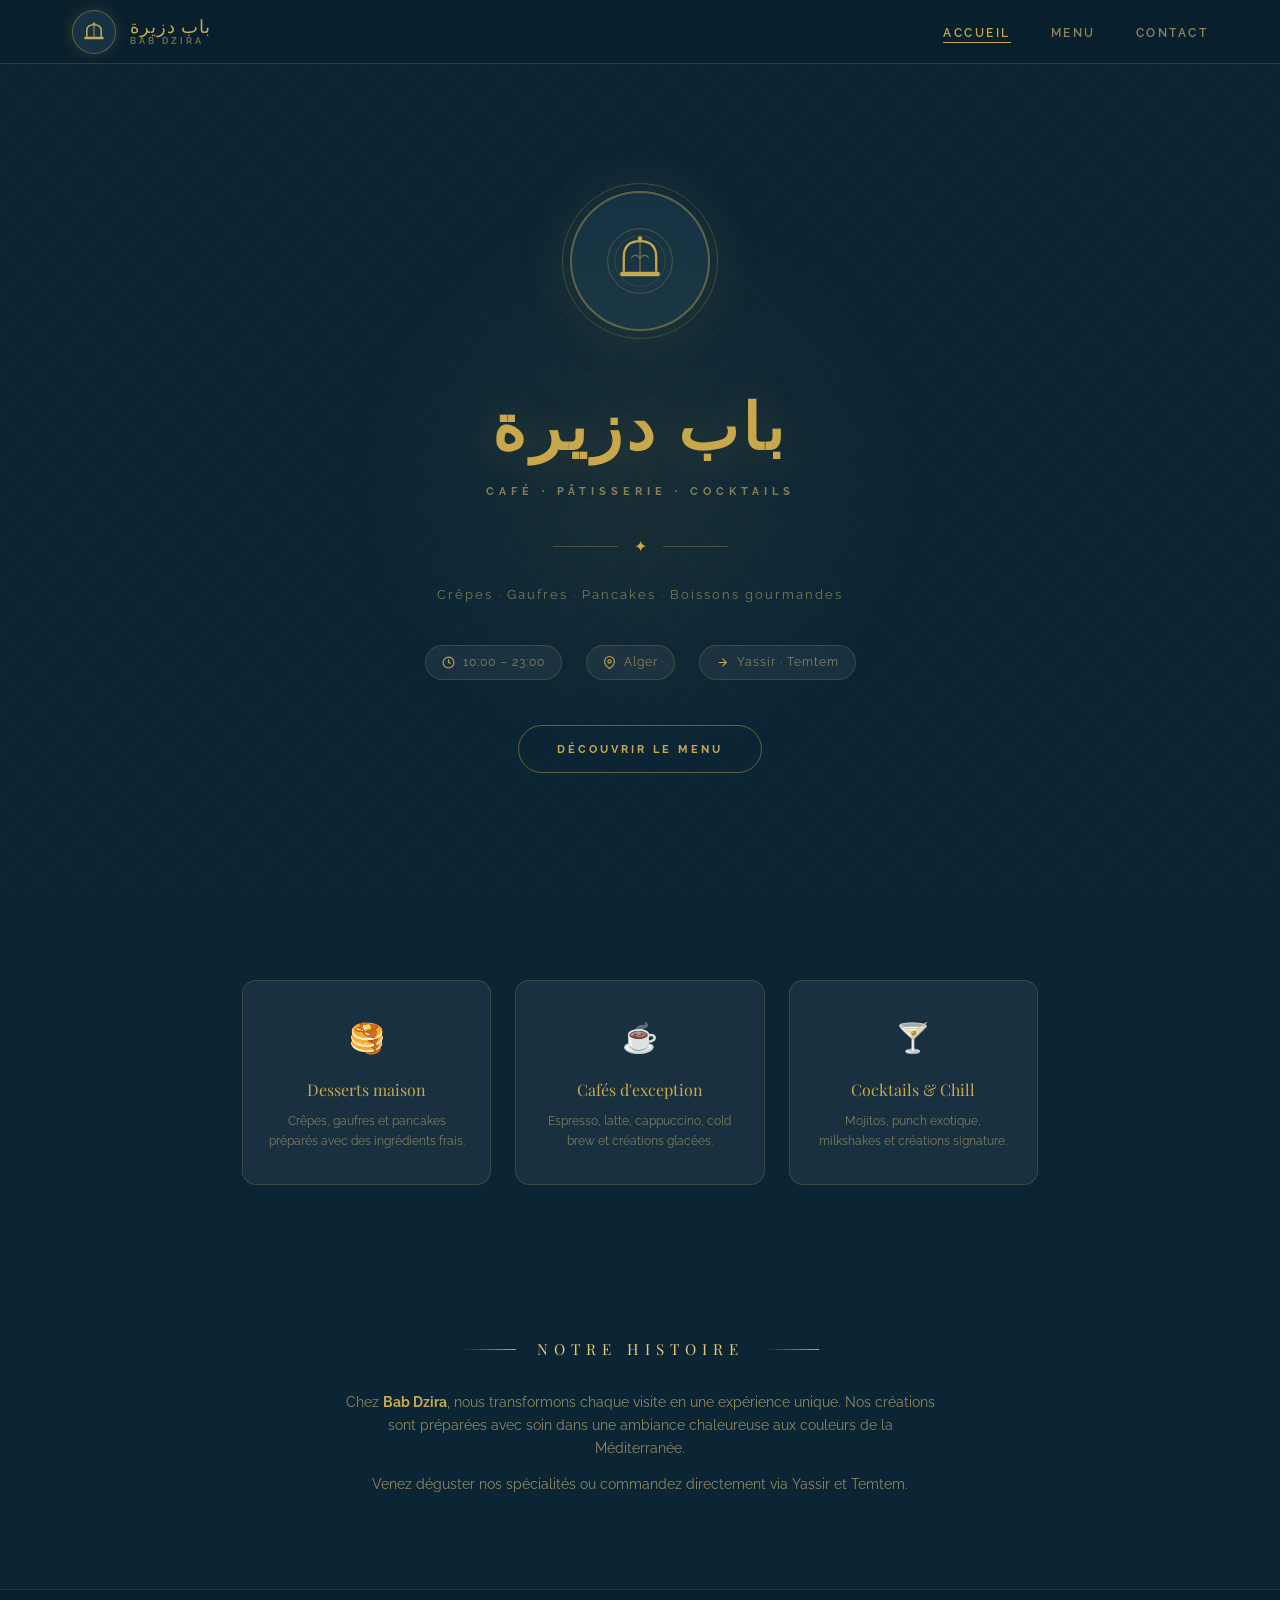
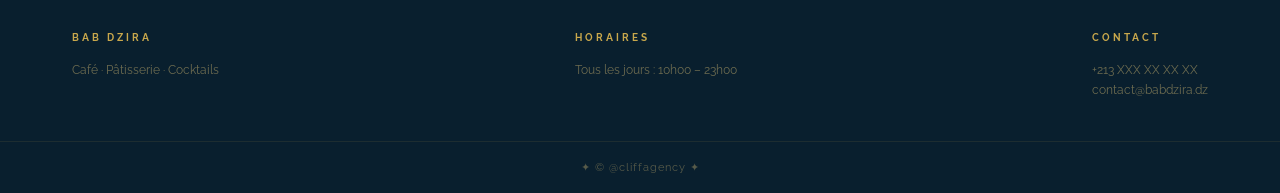
<file: index.html>
<!DOCTYPE html>
<html lang="fr">
<head>
    <meta charset="UTF-8">
    <meta name="viewport" content="width=device-width, initial-scale=1.0">
    <title>Bab Dzira | Café Pâtisserie</title>
    <!-- Fonts loaded here, NOT via @import in CSS -->
    <link rel="preconnect" href="https://fonts.googleapis.com">
    <link rel="preconnect" href="https://fonts.gstatic.com" crossorigin>
    <link href="https://fonts.googleapis.com/css2?family=Playfair+Display:wght@400;600;700&family=Raleway:wght@300;400;500;600;700&display=swap" rel="stylesheet">
    <link rel="stylesheet" href="style.css">
</head>
<body>

<!-- ══ HEADER ══════════════════════════════════════════════ -->
<header>
    <nav>
        <a class="logo" href="index.html">
            <div class="logo-medal">
                <svg viewBox="0 0 40 40" xmlns="http://www.w3.org/2000/svg">
                    <rect x="4" y="28" width="32" height="4" rx="1"/>
                    <path d="M8 28 V18 Q8 8 20 8 Q32 8 32 18 V28" fill="none" stroke="#C9A84C" stroke-width="2.5" stroke-linejoin="round"/>
                    <line x1="20" y1="8" x2="20" y2="28" stroke="#C9A84C" stroke-width="1.5"/>
                    <circle cx="20" cy="6" r="2" fill="#C9A84C"/>
                </svg>
            </div>
            <div class="logo-words">
                <span class="logo-ar">باب دزيرة</span>
                <span class="logo-fr">Bab Dzira</span>
            </div>
        </a>
        <ul class="nav-links">
            <li><a href="index.html" class="active">Accueil</a></li>
            <li><a href="menu.html">Menu</a></li>
            <li><a href="contact.html">Contact</a></li>
        </ul>
        <div class="hamburger"><span></span><span></span><span></span></div>
    </nav>
</header>

<!-- ══ HERO ════════════════════════════════════════════════ -->
<main>
<section class="hero">
    <div class="hero-medal">
        <svg viewBox="0 0 80 80" xmlns="http://www.w3.org/2000/svg">
            <circle cx="40" cy="40" r="36" fill="none" stroke="#C9A84C" stroke-width="1" opacity=".35"/>
            <circle cx="40" cy="40" r="28" fill="none" stroke="#C9A84C" stroke-width="0.8" opacity=".25"/>
            <rect x="18" y="52" width="44" height="5" rx="2" fill="#C9A84C"/>
            <path d="M22 52 V36 Q22 18 40 18 Q58 18 58 36 V52" fill="none" stroke="#C9A84C" stroke-width="2.5" stroke-linejoin="round"/>
            <line x1="40" y1="18" x2="40" y2="52" stroke="#C9A84C" stroke-width="1.5" opacity=".5"/>
            <circle cx="40" cy="15" r="2.5" fill="#C9A84C"/>
            <path d="M30 37 Q35 30 40 37 Q45 30 50 37" fill="none" stroke="#C9A84C" stroke-width="1.2" opacity=".5"/>
        </svg>
    </div>

    <h1 class="hero-ar">باب دزيرة</h1>
    <p class="hero-label">Café · Pâtisserie · Cocktails</p>

    <div class="hero-div">
        <span></span><em>✦</em><span></span>
    </div>

    <p class="hero-tag">Crêpes · Gaufres · Pancakes · Boissons gourmandes</p>

    <div class="hero-chips">
        <div class="chip">
            <svg viewBox="0 0 24 24" fill="none" stroke="currentColor" stroke-width="2"><circle cx="12" cy="12" r="10"/><polyline points="12 6 12 12 16 14"/></svg>
            10:00 – 23:00
        </div>
        <div class="chip">
            <svg viewBox="0 0 24 24" fill="none" stroke="currentColor" stroke-width="2"><path d="M21 10c0 7-9 13-9 13s-9-6-9-13a9 9 0 0 1 18 0z"/><circle cx="12" cy="10" r="3"/></svg>
           Alger
        </div>
        <div class="chip">
            <svg viewBox="0 0 24 24" fill="none" stroke="currentColor" stroke-width="2"><path d="M5 12h14M12 5l7 7-7 7"/></svg>
            Yassir · Temtem
        </div>
    </div>

    <a href="menu.html" class="btn-gold">Découvrir le menu</a>
</section>

<!-- ══ FEATURES ════════════════════════════════════════════ -->
<div class="feat-grid">
    <div class="feat-card reveal">
        <span class="feat-icon">🥞</span>
        <div class="feat-title">Desserts maison</div>
        <div class="feat-desc">Crêpes, gaufres et pancakes préparés avec des ingrédients frais.</div>
    </div>
    <div class="feat-card reveal">
        <span class="feat-icon">☕</span>
        <div class="feat-title">Cafés d'exception</div>
        <div class="feat-desc">Espresso, latte, cappuccino, cold brew et créations glacées.</div>
    </div>
    <div class="feat-card reveal">
        <span class="feat-icon">🍸</span>
        <div class="feat-title">Cocktails & Chill</div>
        <div class="feat-desc">Mojitos, punch exotique, milkshakes et créations signature.</div>
    </div>
</div>

<!-- ══ ABOUT ═══════════════════════════════════════════════ -->
<section class="about-wrap reveal">
    <div class="sec-title">
        <span class="sec-line"></span>
        <span class="sec-text">Notre Histoire</span>
        <span class="sec-line"></span>
    </div>
    <p>Chez <strong style="color:#C9A84C;">Bab Dzira</strong>, nous transformons chaque visite en une expérience unique. Nos créations sont préparées avec soin dans une ambiance chaleureuse aux couleurs de la Méditerranée.</p>
    <p>Venez déguster nos spécialités ou commandez directement via Yassir et Temtem.</p>
</section>
</main>

<!-- ══ FOOTER ══════════════════════════════════════════════ -->
<footer>
    <div class="footer-inner">
        <div class="footer-col"><h4>Bab Dzira</h4><p>Café · Pâtisserie · Cocktails</p></div>
        <div class="footer-col"><h4>Horaires</h4><p>Tous les jours : 10h00 – 23h00</p></div>
        <div class="footer-col"><h4>Contact</h4><p>+213 XXX XX XX XX</p><p>contact@babdzira.dz</p></div>
    </div>
    <div class="footer-bottom">✦ &copy; @cliffagency ✦</div>
</footer>

<script src="script.js"></script>
</body>
</html>
</file>
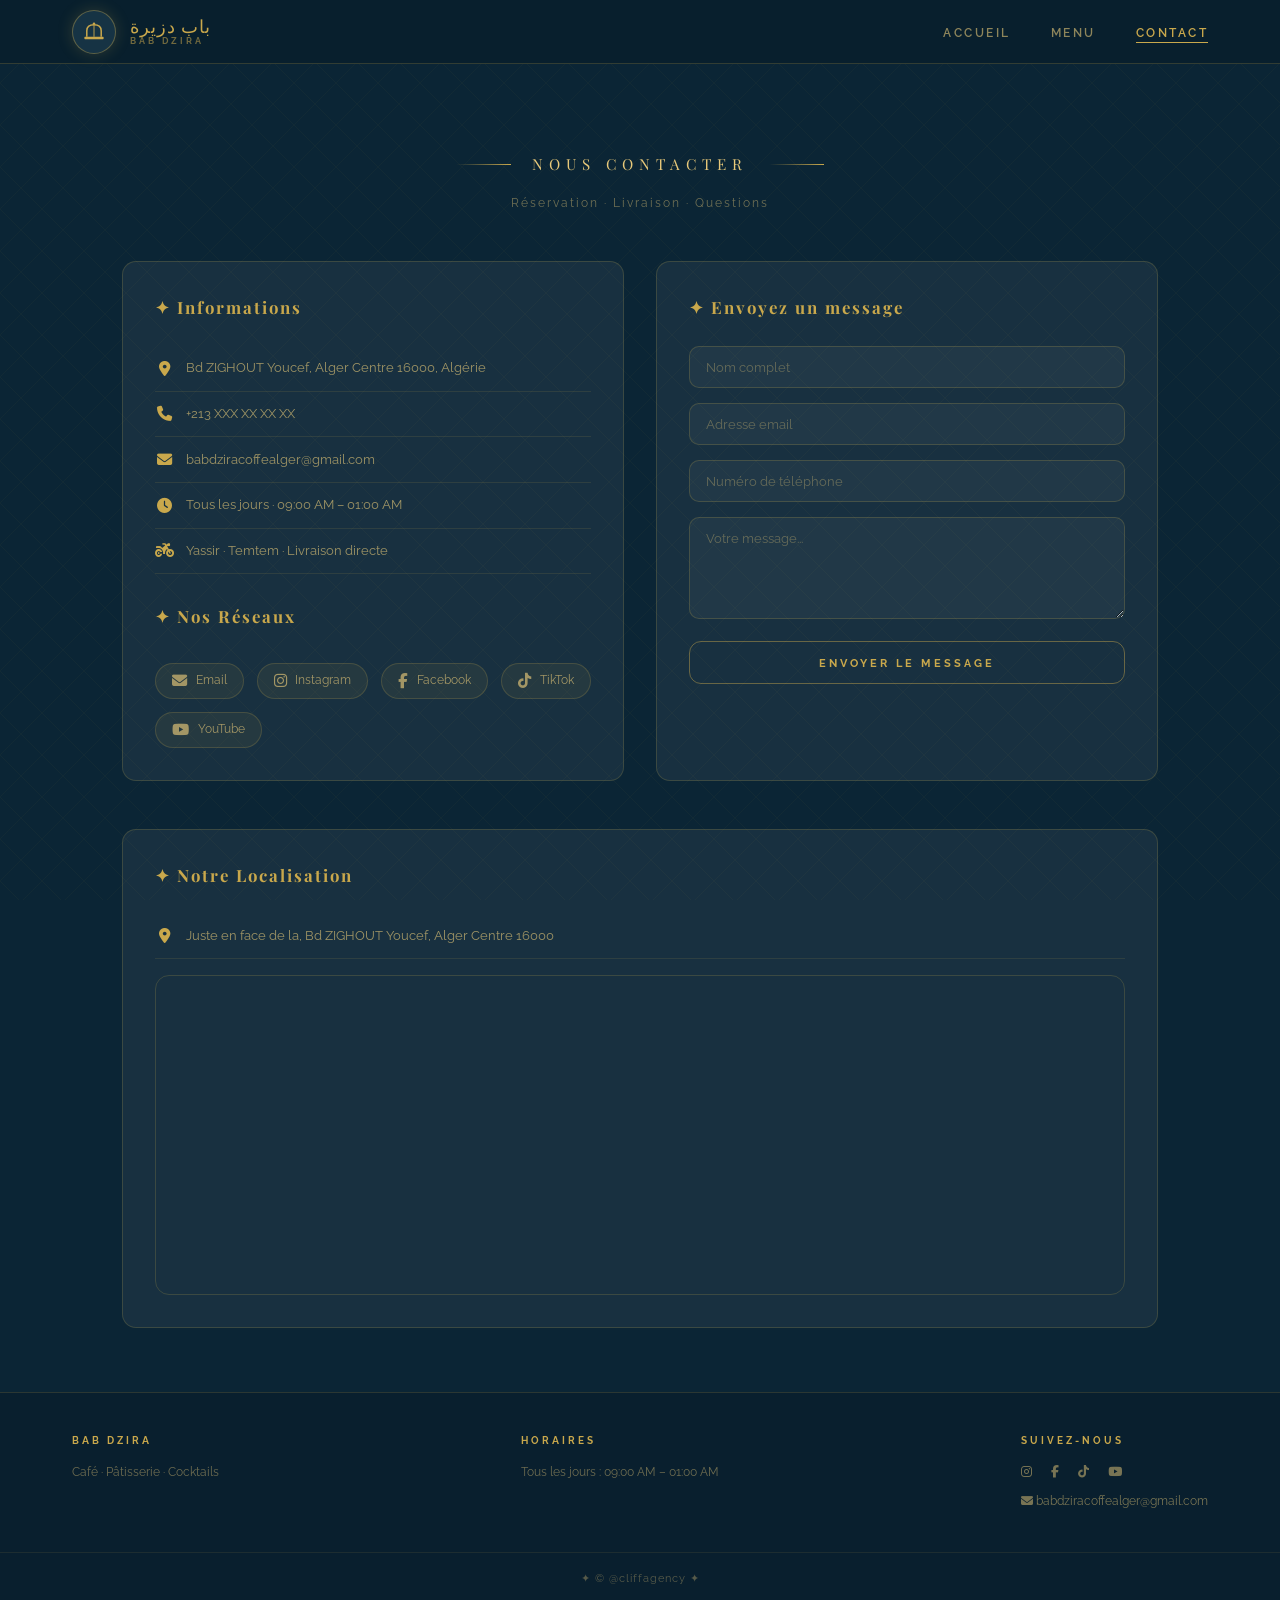
<file: contact.html>
<!DOCTYPE html>
<html lang="fr">
<head>
    <meta charset="UTF-8">
    <meta name="viewport" content="width=device-width, initial-scale=1.0">
    <title>Contact | Bab Dzira</title>
    <link rel="preconnect" href="https://fonts.googleapis.com">
    <link rel="preconnect" href="https://fonts.gstatic.com" crossorigin>
    <link href="https://fonts.googleapis.com/css2?family=Playfair+Display:wght@400;600;700&family=Raleway:wght@300;400;500;600;700&display=swap" rel="stylesheet">
    <!-- Font Awesome for social icons -->
    <link rel="stylesheet" href="https://cdnjs.cloudflare.com/ajax/libs/font-awesome/6.5.0/css/all.min.css">
    <link rel="stylesheet" href="style.css">
</head>
<body>

<!-- ══ HEADER ══ -->
<header>
    <nav>
        <a class="logo" href="index.html">
            <div class="logo-medal">
                <svg viewBox="0 0 40 40" xmlns="http://www.w3.org/2000/svg">
                    <rect x="4" y="28" width="32" height="4" rx="1"/>
                    <path d="M8 28 V18 Q8 8 20 8 Q32 8 32 18 V28" fill="none" stroke="#C9A84C" stroke-width="2.5" stroke-linejoin="round"/>
                    <line x1="20" y1="8" x2="20" y2="28" stroke="#C9A84C" stroke-width="1.5"/>
                    <circle cx="20" cy="6" r="2" fill="#C9A84C"/>
                </svg>
            </div>
            <div class="logo-words">
                <span class="logo-ar">باب دزيرة</span>
                <span class="logo-fr">Bab Dzira</span>
            </div>
        </a>
        <ul class="nav-links">
            <li><a href="index.html">Accueil</a></li>
            <li><a href="menu.html">Menu</a></li>
            <li><a href="contact.html" class="active">Contact</a></li>
        </ul>
        <div class="hamburger"><span></span><span></span><span></span></div>
    </nav>
</header>

<main>

    <!-- Page title -->
    <div class="contact-head">
        <div class="sec-title">
            <span class="sec-line"></span>
            <span class="sec-text">Nous Contacter</span>
            <span class="sec-line"></span>
        </div>
        <p class="contact-sub">Réservation · Livraison · Questions</p>
    </div>

    <!-- ══ ROW 1 : Info + Form ══ -->
    <div class="contact-grid">

        <!-- ── Informations card ── -->
        <div class="c-card reveal">
            <h2>✦ Informations</h2>

            <!-- Address -->
            <div class="info-row">
                <i class="fas fa-map-marker-alt"></i>
                Bd ZIGHOUT Youcef, Alger Centre 16000, Algérie
            </div>

            <!-- Phone -->
            <div class="info-row">
                <i class="fas fa-phone"></i>
                +213 XXX XX XX XX
            </div>

            <!-- Email -->
            <div class="info-row">
                <i class="fas fa-envelope"></i>
                <a href="mailto:babdziracoffealger@gmail.com">babdziracoffealger@gmail.com</a>
            </div>

            <!-- Hours -->
            <div class="info-row">
                <i class="fas fa-clock"></i>
                Tous les jours · 09:00 AM – 01:00 AM
            </div>

            <!-- Delivery -->
            <div class="info-row">
                <i class="fas fa-motorcycle"></i>
                Yassir · Temtem · Livraison directe
            </div>

            <!-- ── Social networks ── -->
            <h2 style="margin-top:1.8rem;">✦ Nos Réseaux</h2>
            <div class="social-links">

                <a href="mailto:babdziracoffealger@gmail.com"
                   class="social-link email"
                   title="Email">
                    <i class="fas fa-envelope"></i>
                    Email
                </a>

                <a href="https://www.instagram.com/babdzira_coffee"
                   class="social-link instagram"
                   target="_blank" rel="noopener"
                   title="Instagram">
                    <i class="fab fa-instagram"></i>
                    Instagram
                </a>

                <a href="https://web.facebook.com/babdziracoffee/"
                   class="social-link facebook"
                   target="_blank" rel="noopener"
                   title="Facebook">
                    <i class="fab fa-facebook-f"></i>
                    Facebook
                </a>

                <a href="https://www.tiktok.com/@babdzira_coffee_icecream"
                   class="social-link tiktok"
                   target="_blank" rel="noopener"
                   title="TikTok">
                    <i class="fab fa-tiktok"></i>
                    TikTok
                </a>

                <a href="https://www.youtube.com/@babdziracoffeerestaurants"
                   class="social-link youtube"
                   target="_blank" rel="noopener"
                   title="YouTube">
                    <i class="fab fa-youtube"></i>
                    YouTube
                </a>

            </div>
        </div>

        <!-- ── Message form ── -->
        <div class="c-card reveal">
            <h2>✦ Envoyez un message</h2>
            <form class="contact-form-el">
                <input type="text"  placeholder="Nom complet" required>
                <input type="email" placeholder="Adresse email" required>
                <input type="tel"   placeholder="Numéro de téléphone">
                <textarea rows="5"  placeholder="Votre message..."></textarea>
                <button type="submit" class="btn-gold"
                    style="width:100%;border-radius:12px;text-align:center;display:block;">
                    Envoyer le message
                </button>
            </form>
        </div>

    </div>

    <!-- ══ ROW 2 : Google Maps ══ -->
    <div class="contact-grid" style="max-width:1100px;margin:0 auto 4rem;padding:0 2rem;">
        <div class="c-card reveal" style="grid-column:1/-1;">
            <h2>✦ Notre Localisation</h2>
            <div class="info-row" style="margin-bottom:.8rem;">
                <i class="fas fa-map-marker-alt"></i>
                Juste en face de la, Bd ZIGHOUT Youcef, Alger Centre 16000
            </div>
            <div class="map-wrap">
                <!-- Google Maps embed — code plus Q3G6+3MH Alger -->
                <iframe
                    src="https://www.google.com/maps/embed?pb=!1m18!1m12!1m3!1d3197.1!2d3.0588!3d36.7372!2m3!1f0!2f0!3f0!3m2!1i1024!2i768!4f13.1!3m3!1m2!1s0x128fb26972f4a4a1%3A0x0!2zQmQgWklHSE9VVCBZT1VDRUYsIEFsZ2VyIENlbnRyZSAxNjAwMA!5e0!3m2!1sfr!2sdz!4v1700000000000!5m2!1sfr!2sdz&q=Q3G6%2B3MH+Alger"
                    allowfullscreen=""
                    loading="lazy"
                    referrerpolicy="no-referrer-when-downgrade"
                    title="Localisation Bab Dzira">
                </iframe>
            </div>
        </div>
    </div>

</main>

<!-- ══ FOOTER ══ -->
<footer>
    <div class="footer-inner">
        <div class="footer-col">
            <h4>Bab Dzira</h4>
            <p>Café · Pâtisserie · Cocktails</p>
        </div>
        <div class="footer-col">
            <h4>Horaires</h4>
            <p>Tous les jours : 09:00 AM – 01:00 AM</p>
        </div>
        <div class="footer-col">
            <h4>Suivez-nous</h4>
            <p>
                <a href="https://www.instagram.com/babdzira_coffee" target="_blank" rel="noopener"
                   style="color:rgba(232,201,122,0.5);text-decoration:none;margin-right:1rem;">
                    <i class="fab fa-instagram"></i>
                </a>
                <a href="https://web.facebook.com/babdziracoffee/" target="_blank" rel="noopener"
                   style="color:rgba(232,201,122,0.5);text-decoration:none;margin-right:1rem;">
                    <i class="fab fa-facebook-f"></i>
                </a>
                <a href="https://www.tiktok.com/@babdzira_coffee_icecream" target="_blank" rel="noopener"
                   style="color:rgba(232,201,122,0.5);text-decoration:none;margin-right:1rem;">
                    <i class="fab fa-tiktok"></i>
                </a>
                <a href="https://www.youtube.com/@babdziracoffeerestaurants" target="_blank" rel="noopener"
                   style="color:rgba(232,201,122,0.5);text-decoration:none;">
                    <i class="fab fa-youtube"></i>
                </a>
            </p>
            <p style="margin-top:.5rem;">
                <a href="mailto:babdziracoffealger@gmail.com"
                   style="color:rgba(232,201,122,0.5);text-decoration:none;font-family:'Raleway',sans-serif;font-size:.75rem;">
                    <i class="fas fa-envelope"></i> babdziracoffealger@gmail.com
                </a>
            </p>
        </div>
    </div>
    <div class="footer-bottom">✦ &copy; @cliffagency ✦</div>
</footer>

<script src="script.js"></script>
</body>
</html>
</file>
<file: style.css>
/* ============================================================
   BAB DZIRA — Dark Navy Luxury Theme
============================================================ */
:root {
    --bg:        #0B2535;
    --bg-card:   rgba(255,255,255,0.06);
    --bg-card-h: rgba(255,255,255,0.10);
    --gold:      #C9A84C;
    --gold-lt:   #E8C97A;
    --gold-dim:  rgba(201,168,76,0.28);
    --border:    rgba(201,168,76,0.20);
    --border-h:  rgba(201,168,76,0.52);
    --text:      #E8C97A;
    --text-muted:rgba(232,201,122,0.45);
    --nav-h:     64px;
    --tab-h:     66px;
    --r:         14px;
}

*,*::before,*::after{margin:0;padding:0;box-sizing:border-box;}
html{scroll-behavior:smooth;}

body{
    background-color:#0B2535;
    color:#E8C97A;
    font-family:'Playfair Display',Georgia,serif;
    line-height:1.65;
    min-height:100vh;
    overflow-x:hidden;
}

body::before{
    content:'';position:fixed;inset:0;z-index:0;pointer-events:none;
    background-image:
        repeating-linear-gradient(45deg,rgba(201,168,76,0.04) 0,rgba(201,168,76,0.04) 1px,transparent 1px,transparent 30px),
        repeating-linear-gradient(-45deg,rgba(201,168,76,0.04) 0,rgba(201,168,76,0.04) 1px,transparent 1px,transparent 30px);
    background-size:42px 42px;
}
header,main,footer,nav{position:relative;z-index:1;}

::-webkit-scrollbar{width:5px;height:4px;}
::-webkit-scrollbar-track{background:#0B2535;}
::-webkit-scrollbar-thumb{background:rgba(201,168,76,0.4);border-radius:4px;}

/* ── Animations ── */
@keyframes fadeUp{from{opacity:0;transform:translateY(24px);}to{opacity:1;transform:translateY(0);}}
@keyframes shimmer{0%{background-position:-200% center;}100%{background-position:200% center;}}
@keyframes glow{0%,100%{opacity:.4;transform:scale(1);}50%{opacity:.85;transform:scale(1.08);}}
@keyframes ripple{to{transform:scale(5);opacity:0;}}

/* ── Reveal ── */
.reveal{opacity:1;transform:translateY(0);transition:opacity .7s ease,transform .7s ease;}
.reveal.pre{opacity:0;transform:translateY(24px);}
.reveal.in{opacity:1;transform:translateY(0);}

/* ── Header ── */
header{position:sticky;top:0;z-index:300;height:var(--nav-h);background-color:rgba(9,31,46,0.97);backdrop-filter:blur(16px);border-bottom:1px solid rgba(201,168,76,0.22);transition:box-shadow .3s;}
header.scrolled{box-shadow:0 4px 28px rgba(0,0,0,.6);}
nav{max-width:1200px;margin:0 auto;height:100%;padding:0 2rem;display:flex;justify-content:space-between;align-items:center;}
.logo{display:flex;align-items:center;gap:.9rem;text-decoration:none;}
.logo-medal{width:44px;height:44px;border-radius:50%;background-color:#163344;border:1.5px solid rgba(201,168,76,0.4);display:flex;align-items:center;justify-content:center;box-shadow:0 0 16px rgba(201,168,76,0.2);flex-shrink:0;}
.logo-medal svg{width:24px;height:24px;fill:#C9A84C;}
.logo-words{display:flex;flex-direction:column;line-height:1.15;}
.logo-ar{font-family:'Playfair Display',Georgia,serif;font-size:1.1rem;color:#C9A84C;letter-spacing:1px;}
.logo-fr{font-family:'Raleway',sans-serif;font-size:.58rem;letter-spacing:3px;text-transform:uppercase;color:rgba(201,168,76,0.55);font-weight:700;}
.nav-links{display:flex;gap:2.5rem;list-style:none;}
.nav-links a{text-decoration:none;color:rgba(232,201,122,0.6);font-family:'Raleway',sans-serif;font-size:.72rem;letter-spacing:2.5px;text-transform:uppercase;font-weight:600;transition:color .25s;position:relative;padding-bottom:3px;}
.nav-links a::after{content:'';position:absolute;bottom:0;left:0;width:0;height:1px;background:#C9A84C;transition:width .3s;}
.nav-links a:hover,.nav-links a.active{color:#C9A84C;}
.nav-links a:hover::after,.nav-links a.active::after{width:100%;}
.hamburger{display:none;flex-direction:column;cursor:pointer;gap:5px;}
.hamburger span{width:22px;height:1.5px;background:#C9A84C;display:block;transition:.3s;}

/* ── Info bar ── */
.info-bar{background-color:rgba(13,45,64,0.7);border-bottom:1px solid rgba(201,168,76,0.18);padding:.6rem 2rem;display:flex;justify-content:center;gap:3rem;flex-wrap:wrap;}
.info-item{display:flex;align-items:center;gap:.5rem;font-family:'Raleway',sans-serif;font-size:.74rem;color:rgba(232,201,122,0.55);letter-spacing:1px;}
.info-item i{color:#C9A84C;font-size:.85rem;}

/* ── Section title ── */
.sec-title{display:flex;align-items:center;justify-content:center;gap:1.3rem;padding:2.5rem 1rem 1rem;}
.sec-line{height:1px;width:55px;background:linear-gradient(90deg,transparent,#C9A84C,transparent);background-size:200% auto;animation:shimmer 3s linear infinite;}
.sec-text{font-family:'Playfair Display',Georgia,serif;font-size:.95rem;letter-spacing:6px;text-transform:uppercase;color:#E8C97A;font-weight:400;}

/* ── Category tabs ── */
.cat-nav-wrap{position:sticky;top:var(--nav-h);z-index:200;background-color:rgba(9,31,46,0.97);backdrop-filter:blur(14px);border-bottom:1px solid rgba(201,168,76,0.18);}
.cat-nav{display:flex;overflow-x:auto;scrollbar-width:none;max-width:1200px;margin:0 auto;padding:0 .5rem;}
.cat-nav::-webkit-scrollbar{display:none;}
.cat-tab{display:flex;flex-direction:column;align-items:center;gap:.28rem;padding:.82rem 1.1rem;cursor:pointer;font-family:'Raleway',sans-serif;color:rgba(232,201,122,0.42);font-size:.58rem;letter-spacing:1.5px;text-transform:uppercase;font-weight:700;white-space:nowrap;border-bottom:2px solid transparent;transition:color .25s,border-color .25s;flex-shrink:0;}
.cat-tab i{font-size:.95rem;}
.cat-tab:hover{color:rgba(232,201,122,0.8);}
.cat-tab.active{color:#C9A84C;border-bottom-color:#C9A84C;}

/* ── Menu section ── */
.menu-section{max-width:1200px;margin:0 auto;padding:.5rem 1.5rem 3rem;scroll-margin-top:calc(var(--nav-h) + var(--tab-h) + 8px);}
.menu-section+.menu-section{border-top:1px solid rgba(201,168,76,0.10);}
.sub-title{display:flex;align-items:center;gap:.8rem;padding:1.5rem 0 1.2rem;}
.sub-title-line{height:1px;width:25px;background:rgba(201,168,76,0.35);}
.sub-title-text{font-family:'Raleway',sans-serif;font-size:.7rem;letter-spacing:3px;text-transform:uppercase;color:rgba(201,168,76,0.65);font-weight:700;}

/* ── Card grid ── */
.menu-card-grid{display:grid;grid-template-columns:repeat(auto-fill,minmax(280px,1fr));gap:1.4rem;}

/* ── Card ── */
.menu-item-card{background-color:rgba(255,255,255,0.055);border:1px solid rgba(201,168,76,0.18);border-radius:var(--r);overflow:hidden;transition:border-color .3s,transform .3s,box-shadow .3s;display:flex;flex-direction:column;}
.menu-item-card:hover{border-color:rgba(201,168,76,0.5);transform:translateY(-4px);box-shadow:0 14px 40px rgba(0,0,0,.38);}

/* ================================================================
   MEDIA WRAP — fixed height for both model-viewer and images
================================================================ */
.item-media-wrap{
    position:relative;
    width:100%;
    height:260px;
    overflow:hidden;
    background-color:#0d2b3e;
    flex-shrink:0;
}

/* model-viewer: must fill the container completely */
.item-media-wrap model-viewer{
    width:100% !important;
    height:100% !important;
    display:block !important;
    --poster-color:#0d2b3e;
    --progress-bar-color:#C9A84C;
    --progress-bar-height:3px;
}

/* Image: covers the wrap completely — never cropped oddly */
.item-img{
    width:100%;
    height:100%;
    object-fit:cover;
    object-position:center;
    display:block;
    transition:transform .4s ease;
}
.menu-item-card:hover .item-img{transform:scale(1.04);}

/* Placeholder when no media */
.no-media-ph{
    width:100%;height:100%;
    display:flex;flex-direction:column;align-items:center;justify-content:center;
    gap:.5rem;
}
.no-media-ph i{font-size:2.2rem;color:rgba(201,168,76,0.25);}
.no-media-ph span{font-family:'Raleway',sans-serif;font-size:.7rem;letter-spacing:1px;color:rgba(201,168,76,0.25);}

/* ================================================================
   POSTER OVERLAY
   Covers model-viewer before user clicks.
   Click → model loads → poster fades out.
================================================================ */
.model-poster{
    position:absolute;
    inset:0;
    z-index:10;
    background:linear-gradient(145deg,#0d2b3e 0%,#142f42 100%);
    display:flex;
    flex-direction:column;
    align-items:center;
    justify-content:center;
    gap:1.2rem;
    cursor:pointer;
    transition:opacity .45s ease, visibility .45s ease;
}
.model-poster.hidden{
    opacity:0;
    visibility:hidden;
    pointer-events:none;
}

/* Icon inside poster */
.poster-icon{
    color:rgba(201,168,76,0.4);
    font-size:2.6rem;
    transition:color .3s, transform .3s;
    pointer-events:none;
}
.model-poster:hover .poster-icon{
    color:rgba(201,168,76,0.75);
    transform:scale(1.1);
}

/* "Voir mon dessert" button inside poster */
.voir-dessert-btn{
    display:inline-flex;
    align-items:center;
    gap:.5rem;
    background:transparent;
    color:#C9A84C;
    border:1px solid rgba(201,168,76,0.5);
    border-radius:40px;
    padding:.55rem 1.3rem;
    font-family:'Raleway',sans-serif;
    font-size:.66rem;
    font-weight:700;
    letter-spacing:2px;
    text-transform:uppercase;
    cursor:pointer;
    pointer-events:none; /* parent poster div handles the click */
    transition:all .3s;
}
.model-poster:hover .voir-dessert-btn{
    background:rgba(201,168,76,0.18);
    border-color:#C9A84C;
    color:#E8C97A;
}

/* ================================================================
   AR BUTTON — built-in model-viewer slot
   Shown ONLY after model loads (because model-viewer manages it)
   Named "voir a table 🍽"
================================================================ */
.ar-btn{
    position:absolute;
    bottom:12px;
    right:12px;
    z-index:20;
    display:inline-flex;
    align-items:center;
    gap:.45rem;
    background:rgba(11,37,53,0.92);
    color:#C9A84C;
    border:1px solid rgba(201,168,76,0.55);
    border-radius:40px;
    padding:.5rem 1.1rem;
    font-family:'Raleway',sans-serif;
    font-size:.62rem;
    font-weight:700;
    letter-spacing:1.5px;
    text-transform:uppercase;
    cursor:pointer;
    backdrop-filter:blur(8px);
    transition:all .3s;
    white-space:nowrap;
}
.ar-btn:hover{
    background:rgba(201,168,76,0.2);
    border-color:#C9A84C;
    color:#E8C97A;
}

/* ── Card info ── */
.item-info{padding:1.1rem 1.2rem;flex:1;display:flex;flex-direction:column;gap:.4rem;}
.item-header-row{display:flex;justify-content:space-between;align-items:flex-start;gap:.5rem;}
.item-name{font-family:'Playfair Display',Georgia,serif;font-size:1rem;font-weight:600;color:#E8C97A;flex:1;line-height:1.3;}
.item-price{font-family:'Playfair Display',Georgia,serif;font-size:1rem;font-weight:700;color:#C9A84C;flex-shrink:0;white-space:nowrap;}
.item-desc{font-family:'Raleway',sans-serif;font-size:.77rem;color:rgba(232,201,122,0.48);line-height:1.5;}

/* ── Hero ── */
.hero{min-height:calc(100vh - var(--nav-h));display:flex;flex-direction:column;align-items:center;justify-content:center;text-align:center;padding:4rem 2rem;position:relative;overflow:hidden;}
.hero::after{content:'';position:absolute;top:50%;left:50%;transform:translate(-50%,-50%);width:650px;height:650px;background:radial-gradient(circle,rgba(201,168,76,0.07) 0%,transparent 65%);pointer-events:none;}
.hero-medal{width:140px;height:140px;border-radius:50%;background-color:#163344;border:2px solid rgba(201,168,76,0.4);display:flex;align-items:center;justify-content:center;margin:0 auto 2.5rem;box-shadow:0 0 60px rgba(201,168,76,0.13);position:relative;animation:fadeUp .8s ease both;}
.hero-medal::before{content:'';position:absolute;inset:-10px;border-radius:50%;border:1px solid rgba(201,168,76,0.25);animation:glow 4s ease-in-out infinite;}
.hero-medal svg{width:72px;height:72px;fill:#C9A84C;}
.hero-ar{font-family:'Playfair Display',Georgia,serif;font-size:clamp(2.4rem,6vw,4rem);color:#C9A84C;letter-spacing:4px;margin-bottom:.4rem;text-shadow:0 0 40px rgba(201,168,76,0.25);animation:fadeUp .9s ease .1s both;}
.hero-label{font-family:'Raleway',sans-serif;font-size:.68rem;letter-spacing:5px;text-transform:uppercase;color:rgba(232,201,122,0.55);font-weight:700;margin-bottom:2rem;animation:fadeUp .9s ease .18s both;}
.hero-div{display:flex;align-items:center;gap:1rem;justify-content:center;margin-bottom:1.5rem;animation:fadeUp .9s ease .25s both;}
.hero-div span{display:block;height:1px;width:65px;background:rgba(201,168,76,0.3);}
.hero-div em{color:#C9A84C;font-style:normal;}
.hero-tag{font-family:'Raleway',sans-serif;font-size:.82rem;color:rgba(232,201,122,0.5);letter-spacing:2px;margin-bottom:2.5rem;animation:fadeUp .9s ease .3s both;}
.hero-chips{display:flex;gap:1.5rem;justify-content:center;flex-wrap:wrap;margin-bottom:2.8rem;animation:fadeUp .9s ease .36s both;}
.chip{display:flex;align-items:center;gap:.5rem;font-family:'Raleway',sans-serif;font-size:.73rem;color:rgba(232,201,122,0.55);letter-spacing:1px;background-color:rgba(255,255,255,0.055);border:1px solid rgba(201,168,76,0.2);border-radius:40px;padding:.42rem 1rem;}
.chip svg{color:#C9A84C;width:13px;height:13px;}
.btn-gold{display:inline-block;background:transparent;color:#C9A84C;border:1px solid rgba(201,168,76,0.45);border-radius:40px;padding:.85rem 2.4rem;font-family:'Raleway',sans-serif;font-size:.7rem;letter-spacing:3px;text-transform:uppercase;font-weight:700;text-decoration:none;cursor:pointer;transition:all .3s;position:relative;overflow:hidden;animation:fadeUp .9s ease .42s both;}
.btn-gold:hover{background-color:rgba(201,168,76,0.15);border-color:#C9A84C;color:#E8C97A;box-shadow:0 0 28px rgba(201,168,76,0.2);transform:translateY(-2px);}
.ripple-el{position:absolute;border-radius:50%;background:rgba(201,168,76,0.2);transform:scale(0);animation:ripple .6s linear;pointer-events:none;width:20px;height:20px;margin-left:-10px;margin-top:-10px;}

.feat-grid{display:grid;grid-template-columns:repeat(3,1fr);gap:1.5rem;max-width:860px;margin:5rem auto 0;padding:0 2rem 5rem;}
.feat-card{background-color:rgba(255,255,255,0.055);border:1px solid rgba(201,168,76,0.2);border-radius:var(--r);padding:2rem 1.5rem;text-align:center;transition:border-color .3s,background-color .3s,transform .3s;}
.feat-card:hover{border-color:rgba(201,168,76,0.5);background-color:rgba(255,255,255,0.09);transform:translateY(-5px);}
.feat-icon{font-size:1.8rem;margin-bottom:1rem;display:block;}
.feat-title{font-family:'Playfair Display',Georgia,serif;font-size:1rem;color:#C9A84C;margin-bottom:.5rem;}
.feat-desc{font-family:'Raleway',sans-serif;font-size:.78rem;color:rgba(232,201,122,0.5);}
.about-wrap{max-width:660px;margin:0 auto;padding:2rem 2rem 5rem;text-align:center;}
.about-wrap h2{font-family:'Playfair Display',Georgia,serif;font-size:1.5rem;color:#C9A84C;margin-bottom:1rem;}
.about-wrap p{font-family:'Raleway',sans-serif;color:rgba(232,201,122,0.6);font-size:.88rem;margin:.8rem 0;}

/* ── Contact ── */
.contact-head{text-align:center;padding:3rem 2rem .5rem;}
.contact-head h1{font-family:'Playfair Display',Georgia,serif;font-size:1.9rem;color:#C9A84C;margin-bottom:.5rem;}
.contact-sub{font-family:'Raleway',sans-serif;font-size:.76rem;color:rgba(232,201,122,0.45);letter-spacing:2px;text-align:center;padding-bottom:1rem;}
.contact-grid{display:grid;grid-template-columns:1fr 1fr;gap:2rem;max-width:1100px;margin:1.5rem auto 3rem;padding:0 2rem;}
.c-card{background-color:rgba(255,255,255,0.055);border:1px solid rgba(201,168,76,0.2);border-radius:var(--r);padding:2rem;transition:border-color .3s;}
.c-card:hover{border-color:rgba(201,168,76,0.45);}
.c-card h2{font-family:'Playfair Display',Georgia,serif;font-size:1.05rem;color:#C9A84C;margin-bottom:1.5rem;letter-spacing:2px;}
.info-row{display:flex;align-items:center;gap:.8rem;padding:.72rem 0;border-bottom:1px solid rgba(201,168,76,0.12);font-family:'Raleway',sans-serif;font-size:.82rem;color:rgba(232,201,122,0.65);transition:color .2s;}
.info-row:last-child{border-bottom:none;}
.info-row:hover{color:#C9A84C;}
.info-row a{color:inherit;text-decoration:none;}
.info-row a:hover{color:#E8C97A;}
.info-row i{color:#C9A84C;width:18px;text-align:center;font-size:.95rem;flex-shrink:0;}
.social-links{display:flex;gap:.8rem;flex-wrap:wrap;padding-top:.5rem;}
.social-link{display:flex;align-items:center;gap:.55rem;font-family:'Raleway',sans-serif;font-size:.78rem;color:rgba(232,201,122,0.65);text-decoration:none;background-color:rgba(201,168,76,0.08);border:1px solid rgba(201,168,76,0.2);border-radius:40px;padding:.42rem 1rem;transition:all .3s;}
.social-link:hover{background-color:rgba(201,168,76,0.18);border-color:#C9A84C;color:#C9A84C;}
.social-link i{font-size:.95rem;}
.social-link.instagram:hover{color:#E1306C;border-color:#E1306C;}
.social-link.facebook:hover{color:#4267B2;border-color:#4267B2;}
.social-link.tiktok:hover{color:#69C9D0;border-color:#69C9D0;}
.social-link.youtube:hover{color:#FF0000;border-color:#FF0000;}
.map-wrap{width:100%;height:320px;border-radius:var(--r);overflow:hidden;border:1px solid rgba(201,168,76,0.2);margin-top:1rem;}
.map-wrap iframe{width:100%;height:100%;border:none;display:block;}
.c-card input,.c-card textarea{width:100%;background:rgba(255,255,255,0.04);border:1px solid rgba(201,168,76,0.22);border-radius:10px;padding:.8rem 1rem;color:#E8C97A;font-family:'Raleway',sans-serif;font-size:.82rem;margin-bottom:.9rem;transition:border-color .25s,box-shadow .25s;outline:none;}
.c-card input::placeholder,.c-card textarea::placeholder{color:rgba(232,201,122,0.35);}
.c-card input:focus,.c-card textarea:focus{border-color:rgba(201,168,76,0.55);box-shadow:0 0 0 3px rgba(201,168,76,0.08);}

/* ── Footer ── */
footer{border-top:1px solid rgba(201,168,76,0.18);background-color:#091F2E;}
.footer-inner{max-width:1200px;margin:0 auto;padding:2.5rem 2rem;display:flex;justify-content:space-between;gap:2rem;flex-wrap:wrap;}
.footer-col h4{font-family:'Raleway',sans-serif;font-size:.63rem;letter-spacing:3px;text-transform:uppercase;color:#C9A84C;margin-bottom:.8rem;font-weight:700;}
.footer-col p{font-family:'Raleway',sans-serif;font-size:.78rem;color:rgba(232,201,122,0.45);}
.footer-col a{color:rgba(232,201,122,0.45);text-decoration:none;transition:color .2s;}
.footer-col a:hover{color:#C9A84C;}
.footer-bottom{text-align:center;padding:1rem 2rem;border-top:1px solid rgba(201,168,76,0.1);font-family:'Raleway',sans-serif;font-size:.7rem;color:rgba(232,201,122,0.35);letter-spacing:1px;}

/* ── Responsive ── */
@media(max-width:900px){
    .menu-card-grid{grid-template-columns:repeat(auto-fill,minmax(240px,1fr));}
}

@media(max-width:768px){
    /* Nav */
    .nav-links{display:none;width:100%;flex-direction:column;text-align:center;gap:1rem;padding:1rem 0;background-color:rgba(9,31,46,0.99);position:absolute;top:var(--nav-h);left:0;border-bottom:1px solid rgba(201,168,76,0.18);z-index:299;}
    .nav-links.open{display:flex;}
    .hamburger{display:flex;}

    /* Info bar */
    .info-bar{gap:1.2rem;padding:.6rem 1rem;justify-content:center;}

    /* Hero */
    .hero{padding:3rem 1.5rem;}
    .hero-medal{width:110px;height:110px;margin-bottom:2rem;}
    .hero-medal svg{width:56px;height:56px;}
    .hero-ar{font-size:2.2rem;}
    .hero-chips{gap:.75rem;}

    /* Grids */
    .feat-grid{grid-template-columns:1fr;}
    .contact-grid{grid-template-columns:1fr;}
    .menu-card-grid{grid-template-columns:1fr 1fr;}

    /* Menu */
    .cat-tab{padding:.7rem .85rem;font-size:.53rem;}
    .item-media-wrap{height:200px;}
    .menu-section{padding:.5rem 1rem 2.5rem;}

    /* Contact */
    .c-card{padding:1.5rem;}
    .social-links{gap:.6rem;}

    /* Footer */
    .footer-inner{flex-direction:column;align-items:center;text-align:center;gap:1.5rem;padding:2rem 1.5rem;}
    .footer-col p{display:flex;flex-wrap:wrap;justify-content:center;gap:.5rem;}
}

@media(max-width:480px){
    /* Nav */
    nav{padding:0 1rem;}

    /* Info bar */
    .info-bar{flex-direction:column;gap:.5rem;padding:.7rem 1rem;}

    /* Hero */
    .hero{padding:2.5rem 1.2rem;}
    .hero-medal{width:90px;height:90px;margin-bottom:1.6rem;}
    .hero-medal::before{inset:-7px;}
    .hero-medal svg{width:44px;height:44px;}
    .hero-ar{font-size:1.85rem;letter-spacing:2px;}
    .hero-label{font-size:.62rem;letter-spacing:3px;margin-bottom:1.4rem;}
    .hero-tag{font-size:.76rem;letter-spacing:1px;margin-bottom:2rem;}
    .hero-chips{gap:.55rem;margin-bottom:2rem;}
    .chip{font-size:.68rem;padding:.38rem .85rem;}
    .btn-gold{padding:.78rem 2rem;font-size:.65rem;letter-spacing:2px;}

    /* Section titles */
    .sec-title{gap:.8rem;padding:2rem .8rem .8rem;}
    .sec-text{font-size:.82rem;letter-spacing:3px;}
    .sec-line{width:36px;}

    /* Menu */
    .menu-card-grid{grid-template-columns:1fr;}
    .item-media-wrap{height:200px;}
    .menu-section{padding:.5rem .8rem 2rem;}
    .item-info{padding:.9rem 1rem;}
    .item-name{font-size:.92rem;}
    .item-price{font-size:.92rem;}
    .item-desc{font-size:.73rem;}

    /* Cat tabs */
    .cat-tab{padding:.65rem .75rem;font-size:.5rem;gap:.2rem;}
    .cat-tab i{font-size:.85rem;}

    /* Features */
    .feat-grid{padding:0 1rem 3rem;margin-top:3rem;}
    .feat-card{padding:1.5rem 1.2rem;}

    /* About */
    .about-wrap{padding:1.5rem 1.2rem 3.5rem;}
    .about-wrap p{font-size:.82rem;}

    /* Contact */
    .contact-head{padding:2rem 1.2rem .5rem;}
    .contact-sub{font-size:.7rem;letter-spacing:1px;}
    .contact-grid{padding:0 1rem;gap:1.2rem;margin-bottom:2rem;}
    .c-card{padding:1.2rem;}
    .c-card h2{font-size:.95rem;letter-spacing:1px;margin-bottom:1.2rem;}
    .info-row{font-size:.78rem;padding:.6rem 0;}
    .social-links{gap:.5rem;}
    .social-link{font-size:.72rem;padding:.38rem .85rem;}
    .map-wrap{height:260px;}

    /* Footer */
    .footer-inner{padding:1.8rem 1rem;}
    .footer-bottom{font-size:.63rem;padding:.8rem 1rem;}
}
</file>
